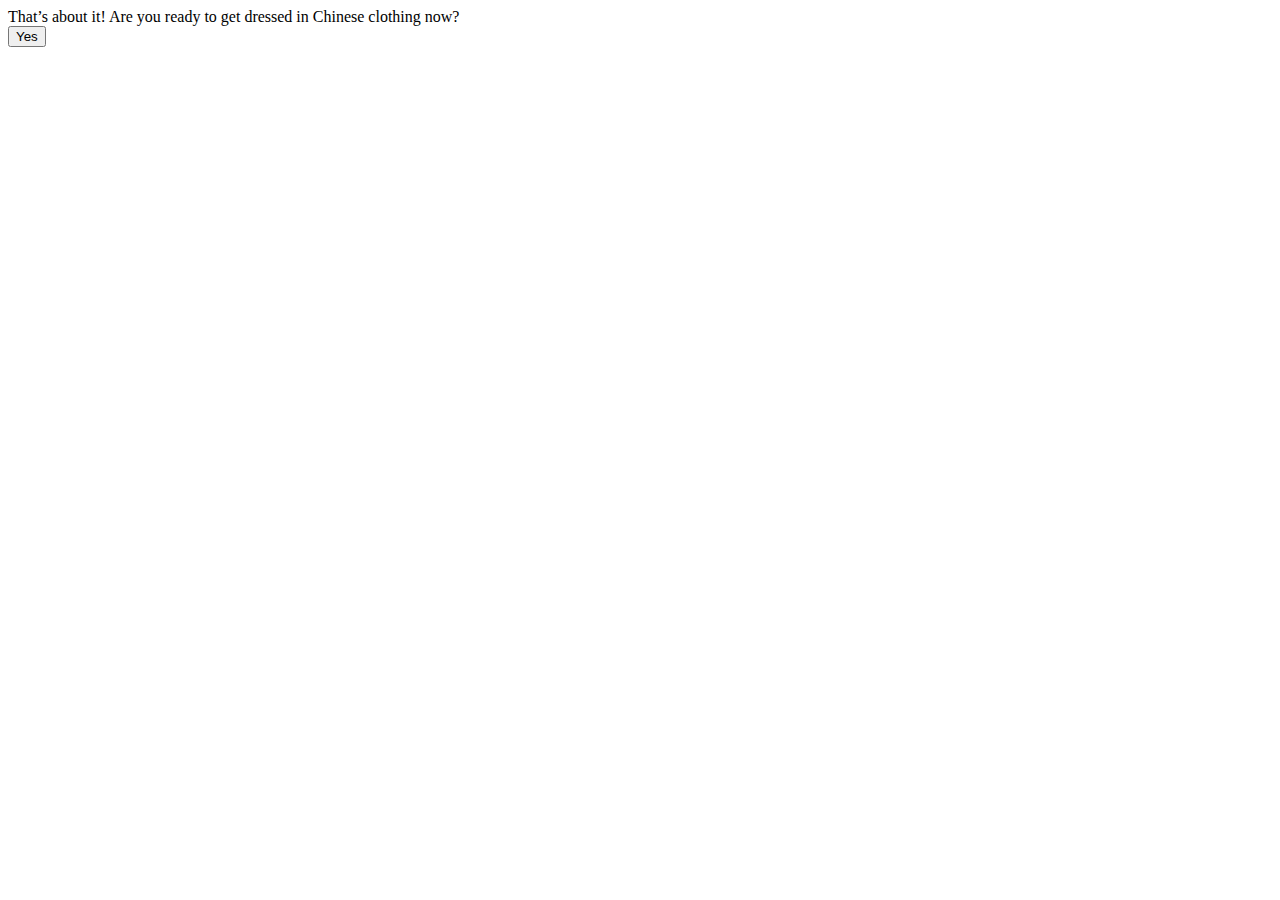
<file: index.html>
<!DOCTYPE html>
<html lang="en">
<head>
  <meta charset="UTF-8">
  <title>Welcome to Guangdong</title>
  <link rel="stylesheet" href="index.css">
</head>
<body>
  <div class="wrapper" >
     <div= class="container" > 
      <!-- <div class="overlay-box">   -->

     
    <div class="text-box"> 
      That’s about it! Are you ready to get dressed in Chinese clothing now?

    </div>
    
    <!-- </div> -->
    
    <button class="yes-button">Yes</button>
    </div>

</div>
</body>
</html>
</file>
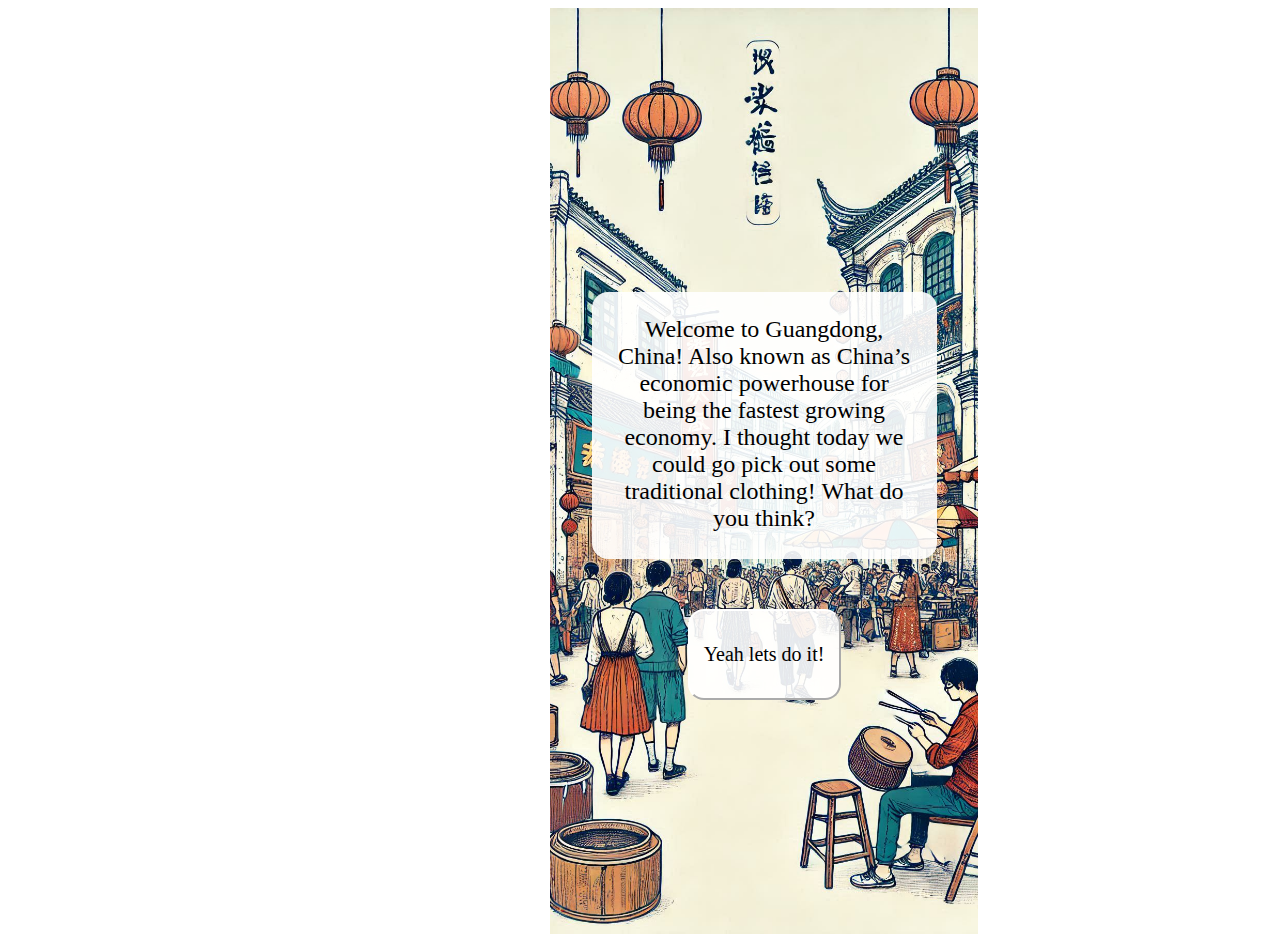
<file: IFPB.html>
<!DOCTYPE html>
<html lang="en">
<head>
  <body>
  <meta charset="UTF-8">
  <title>Welcome to Guangdong</title>
  <link rel="stylesheet" href="IFPB.css">
  </body>
</head>
<div class="background-container">
  
<div class="message">
    <p>
      Welcome to Guangdong, China! Also known as China’s economic powerhouse for being the fastest growing economy.
      I thought today we could go pick out some traditional clothing! What do you think?
    </p>
 </div>
  <button class="button"><a href="http://127.0.0.1:5500/PART2.html"
    >Yeah lets do it!</button>
</div> 
</div>

</html>
</file>
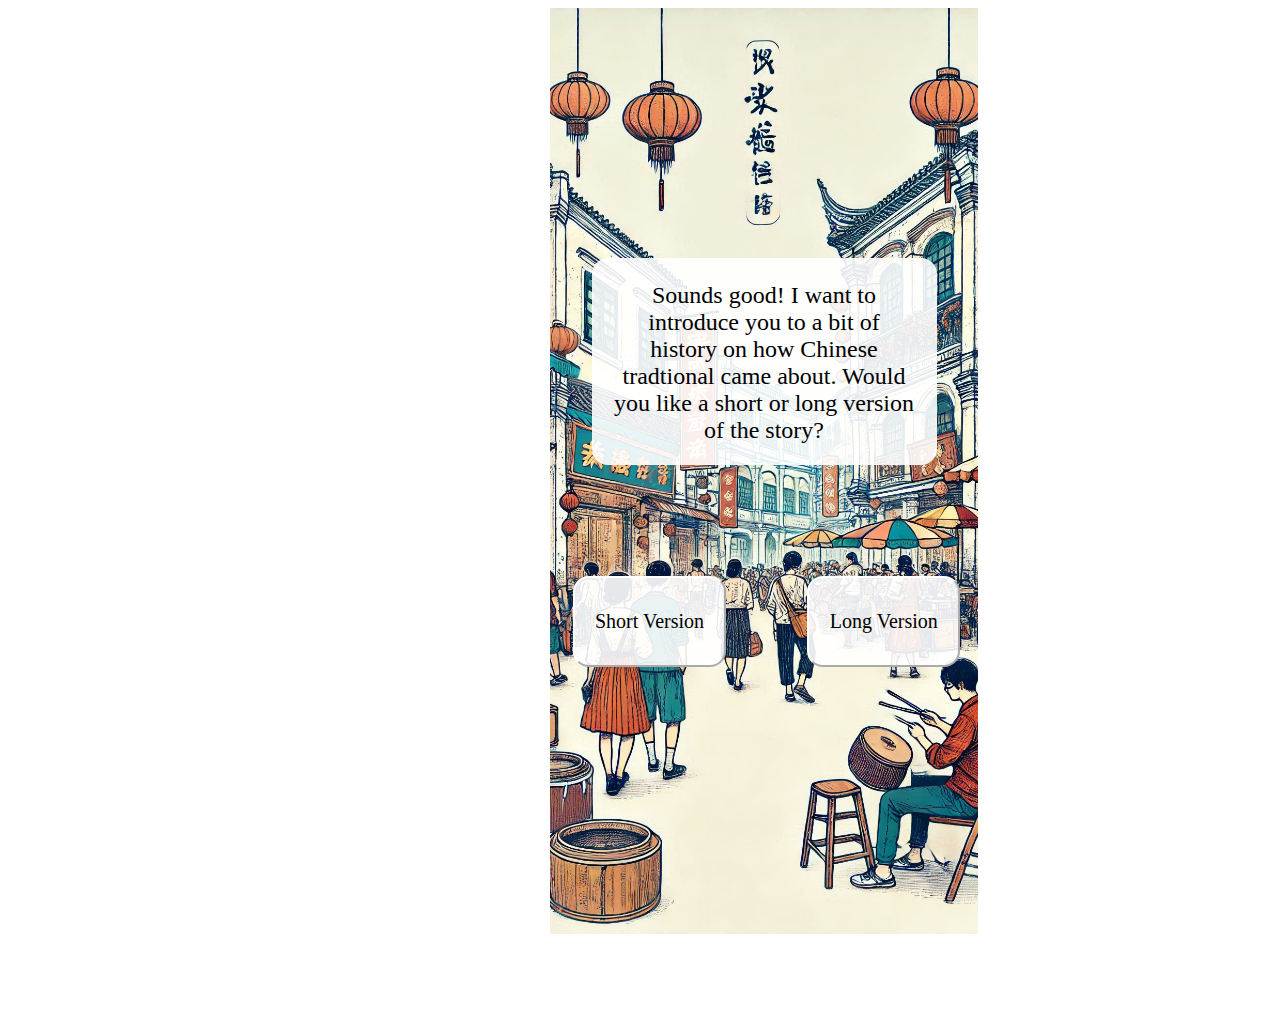
<file: PART2.html>
<!DOCTYPE html>
<html lang="en">
<head>
  <body>
  <meta charset="UTF-8">
  <title>Learning about Guangdong</title>
  <link rel="stylesheet" href="PART2.css">
  </body>
</head>
<div class="background-container">  
<div class="message">
    <p>
        Sounds good! I want to introduce you to a bit of history on how Chinese tradtional came about. 
        Would you like a short or long version of the story?
    </p>
 </div>
 <div class="background-container1">
  <button class="button">
    <a href="http://127.0.0.1:5500/PART3.html">Short Version</button>
        <button class="button1">
            <a href="http://127.0.0.1:5500/PART2LONG.html">Long Version</button>
            </div>
    </div> 
</div>

</html>
</file>
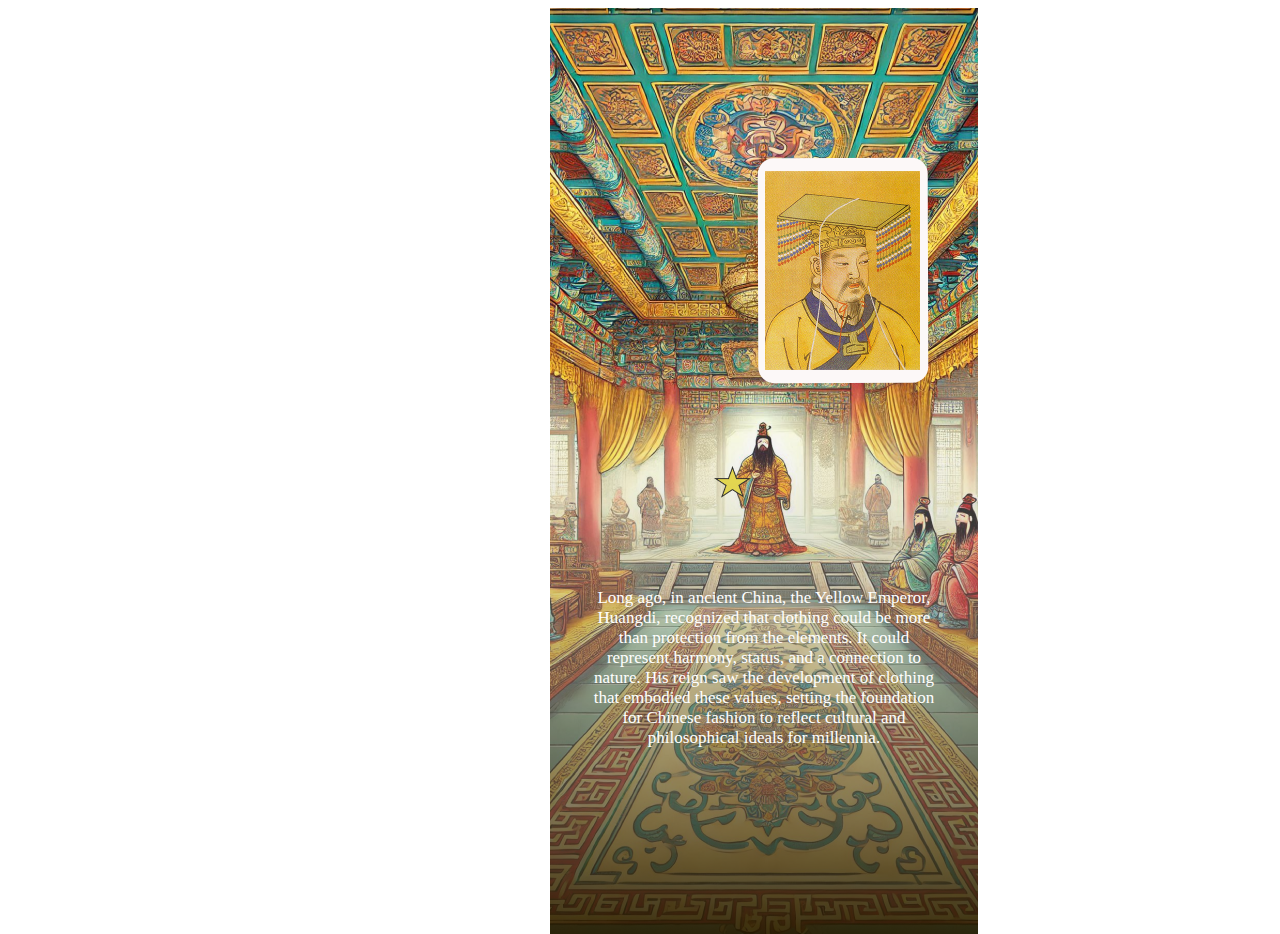
<file: PART2LONG.html>
<!DOCTYPE html>
<html lang="en">
<head>
  <body>
  <meta charset="UTF-8">
  <title>The history</title>
  <link rel="stylesheet" href="PART2LONG.css">
  </body>
</head>
<div class="background-container">  
<div class="message">
    <p>
        Long ago, in ancient China, the Yellow Emperor, Huangdi, 
        recognized that clothing could be more than protection from the elements. It could represent harmony, status, and a connection to nature. His reign saw the development of clothing that embodied these values, 
        setting the foundation for Chinese fashion to reflect cultural and philosophical ideals for millennia.
    </p>
 </div>
 <div class="yellowbox">
</div>
 <div class="yellow">
 <img style="width: 100%; height: 100%" src="yellow.png" />
 </div>
 <div class="background-container1">

            </div>
    </div> 
</div>

</html>
</file>
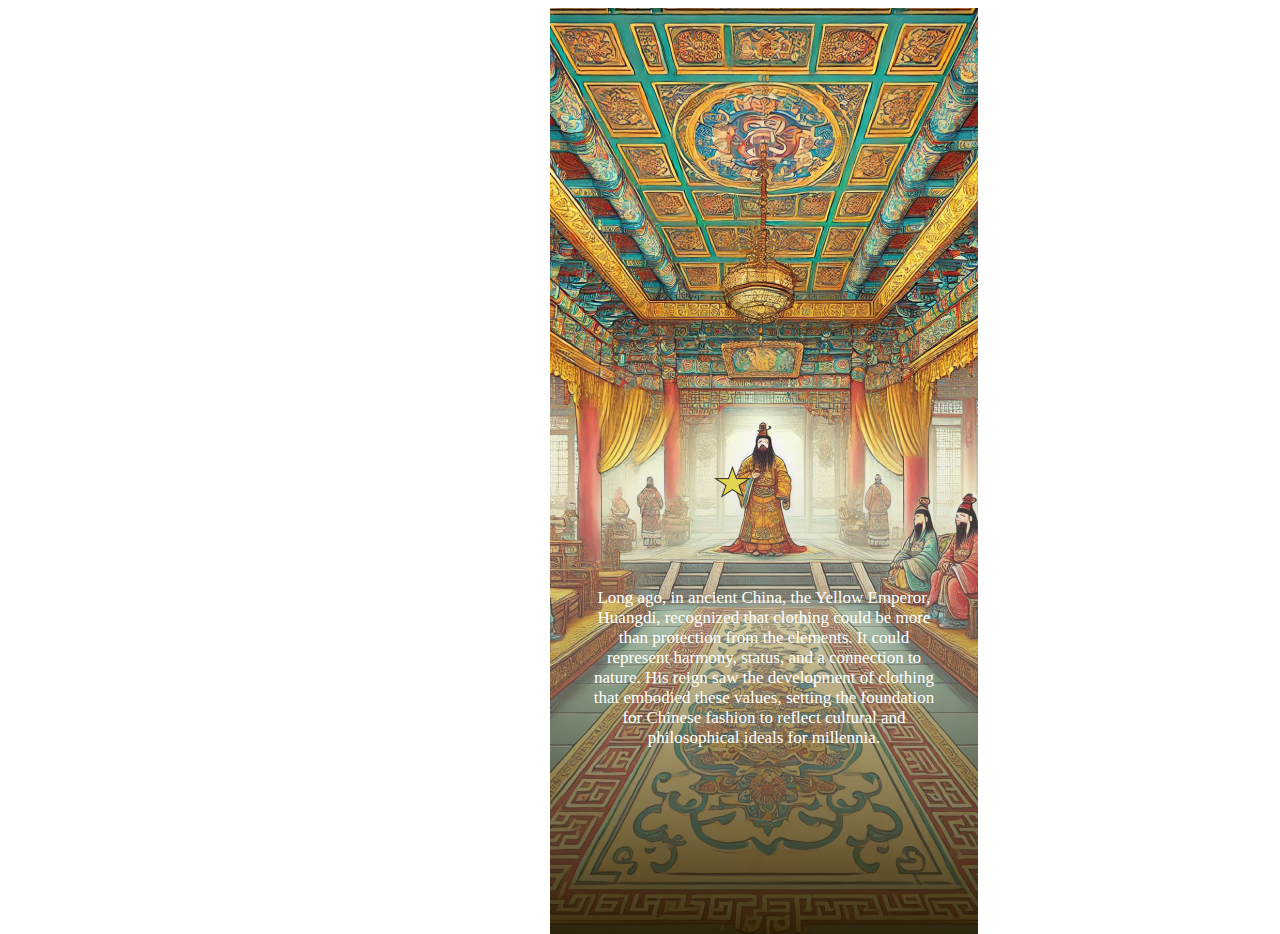
<file: PART3.html>
<!DOCTYPE html>
<html lang="en">
<head>
  <body>
  <meta charset="UTF-8">
  <title>The history</title>
  <link rel="stylesheet" href="PART3.css">
  </body>
</head>
<div class="background-container">  
<div class="message">
    <p>
        Long ago, in ancient China, the Yellow Emperor, Huangdi, 
        recognized that clothing could be more than protection from the elements. It could represent harmony, status, and a connection to nature. His reign saw the development of clothing that embodied these values, 
        setting the foundation for Chinese fashion to reflect cultural and philosophical ideals for millennia.
    </p>
 </div>
 <div class="background-container1">

            </div>
    </div> 
</div>

</html>
</file>
<file: index.css>
.box{
    width: 153px;
    height: 91px;
    flex-shrink: 0;
    border-radius: 16px;
    background: rgb(196, 196, 196);  
    position: absolute;
    top: 200px;
    right: 200px;
}
.orange{
    position: relative;
    top: auto;
}
.background-container{
    background-image: url('pop1.png');
    background-size: cover;
    background-position: center;
    display: flex;
    flex-direction: column;
    justify-content: center;
    align-items: center;
    height: 926px;
    width: 428px;
    position: absolute;
    left: 550px;
}
.Grounded{
    position: absolute;
    right: 200px;
    bottom: 200px;
    padding: 0px;
}

.message{
    color: #FFF;
    font-family: Inter;
    font-size: 14px;
    font-style: normal;
    font-weight: 400;
    line-height: 21px; /* 123.529% */
    width: 356px;
    height: 263px;
    flex-shrink: 0;
    position: absolute;
    bottom: 100px;
}
.button{
    border-radius: 16px;
    background: rgba(255, 255, 255, 0.90);
    width: 153px;
    height: 91px;
    flex-shrink: 0;
    color: #000;
    text-align: center;
    font-family: Inter;
    font-size: 20px;
    font-style: normal;
    font-weight: 400;
    line-height: normal;
    position: relative;
    bottom: -50px;
    left: 400px;
    border-color: white;
}
p{
    color: #ffffff;
    text-align: center;
    font-family: Inter;
    font-size: 17px;
    font-style: normal;
    font-weight: 400;
    line-height: normal;
}
a{
    text-decoration: none;
    color: #000;
}
</file>
<file: IFPB.css>
.box{
    width: 153px;
    height: 91px;
    flex-shrink: 0;
    border-radius: 16px;
    background: rgb(196, 196, 196);  
    position: absolute;
    top: 200px;
    right: 200px;
}
.orange{
    position: relative;
    top: auto;
}
.background-container{
    background-image: url('Groundhog.jpg');
    background-size: cover;
    background-position: center;
    display: flex;
    flex-direction: column;
    justify-content: center;
    align-items: center;
    height: 926px;
    width: 428px;
    position: absolute;
    left: 550px;
}
.Grounded{
    position: absolute;
    right: 200px;
    bottom: 200px;
    padding: 0px;
}

.message{
    border-radius: 16px;
    background: rgba(255, 255, 255, 0.90);
    width: 303px;
    height: 267px;
    text-align: center;
    padding-left: 21px;
    padding-right: 21px;
}
.button{
    border-radius: 16px;
    background: rgba(255, 255, 255, 0.90);
    width: 153px;
    height: 91px;
    flex-shrink: 0;
    color: #000;
    text-align: center;
    font-family: Inter;
    font-size: 20px;
    font-style: normal;
    font-weight: 400;
    line-height: normal;
    position: relative;
    bottom: -50px;
    border-color: white;
}
p{
    color: #000000;
    text-align: center;
    font-family: Inter;
    font-size: 24px;
    font-style: normal;
    font-weight: 400;
    line-height: normal;
}
a{
    text-decoration: none;
    color: #000;
}
</file>
<file: PART2.css>
.box{
    width: 345px;
    height: 234px;
    flex-shrink: 0;
}
.orange{
    position: relative;
    top: auto;
}
.background-container{
    background-image: url('Groundhog.jpg');
    background-size: cover;
    display: flex;
    background-position: center;
    flex-direction: column;
    justify-content: center;
    align-items: center;
    height: 926px;
    width: 428px;
    position: absolute;
    left: 550px;
}
.background-container1{
    position: absolute;
    display: flex;
    background-position: center;
    flex-direction: row;
    justify-content: space-between;
    align-items: center;
    height: 926px;
    width: 428px;
    position: absolute;
    left: 23px;
    bottom: -100px;
}
.Grounded{
    position: absolute;
    right: 200px;
    bottom: 200px;
    padding: 0px;
}

.message{
    border-radius: 16px;
    background: rgba(255, 255, 255, 0.90);
    width: 303px;
    height: 267px;
    text-align: center;
    padding-left: 21px;
    padding-right: 21px;
    width: 303px;
    height: 207px;
    flex-shrink: 0;
    top: 250px;
    position: absolute;
}
.button{
    border-radius: 16px;
    background: rgba(255, 255, 255, 0.90);
    width: 153px;
    height: 91px;
    flex-shrink: 0;
    color: #000;
    text-align: center;
    font-family: Inter;
    font-size: 20px;
    font-style: normal;
    font-weight: 400;
    line-height: normal;
    position: relative;
    bottom: -50px;
    border-color: white;
}
.button1{
    border-radius: 16px;
    background: rgba(255, 255, 255, 0.90);
    width: 153px;
    height: 91px;
    flex-shrink: 0;
    color: #000;
    text-align: center;
    font-family: Inter;
    font-size: 20px;
    font-style: normal;
    font-weight: 400;
    line-height: normal;
    position: relative;
    bottom: -50px;
    border-color: white;
}
p{
    color: #000000;
    text-align: center;
    font-family: Inter;
    font-size: 24px;
    font-style: normal;
    font-weight: 400;
    line-height: normal;
}
a{
    text-decoration: none;
    color: black;
}
</file>
<file: PART2LONG.css>
.box{
    width: 153px;
    height: 91px;
    flex-shrink: 0;
    border-radius: 16px;
    background: rgb(196, 196, 196);  
    position: absolute;
    top: 200px;
    right: 200px;
}
.orange{
    position: relative;
    top: auto;
}
.background-container{
    background-image: url('Long.png');
    background-size: cover;
    background-position: center;
    display: flex;
    flex-direction: column;
    justify-content: center;
    align-items: center;
    height: 926px;
    width: 428px;
    position: absolute;
    left: 550px;
}
.Grounded{
    position: absolute;
    right: 200px;
    bottom: 200px;
    padding: 0px;
}

.message{
    color: #FFF;
    font-family: Inter;
    font-size: 14px;
    font-style: normal;
    font-weight: 400;
    line-height: 21px; /* 123.529% */
    width: 356px;
    height: 263px;
    flex-shrink: 0;
    position: absolute;
    bottom: 100px;
}
.button{
    border-radius: 16px;
    background: rgba(255, 255, 255, 0.90);
    width: 153px;
    height: 91px;
    flex-shrink: 0;
    color: #000;
    text-align: center;
    font-family: Inter;
    font-size: 20px;
    font-style: normal;
    font-weight: 400;
    line-height: normal;
    position: relative;
    bottom: -50px;
    left: 400px;
    border-color: white;
}
p{
    color: #ffffff;
    text-align: center;
    font-family: Inter;
    font-size: 17px;
    font-style: normal;
    font-weight: 400;
    line-height: normal;
}
a{
    text-decoration: none;
    color: #000;
}
.yellowbox{
    width: 170px;
    height: 225px;
    transform: rotate(-0.16deg);
    flex-shrink: 0;
    display: flex;
    border-radius: 16px;
    background: rgb(252, 248, 248) 50% / cover no-repeat;
    position: absolute;
    top: 150px;
    right: 50px;
    }
.yellow{
    width: 155px;
    height: 199px;
    flex-shrink: 0;
    position: absolute;
    top: 163px;
    right: 58px;
}
</file>
<file: PART3.css>
.box{
    width: 153px;
    height: 91px;
    flex-shrink: 0;
    border-radius: 16px;
    background: rgb(196, 196, 196);  
    position: absolute;
    top: 200px;
    right: 200px;
}
.orange{
    position: relative;
    top: auto;
}
.background-container{
    background-image: url('Long.png');
    background-size: cover;
    background-position: center;
    display: flex;
    flex-direction: column;
    justify-content: center;
    align-items: center;
    height: 926px;
    width: 428px;
    position: absolute;
    left: 550px;
}
.Grounded{
    position: absolute;
    right: 200px;
    bottom: 200px;
    padding: 0px;
}

.message{
    color: #FFF;
    font-family: Inter;
    font-size: 14px;
    font-style: normal;
    font-weight: 400;
    line-height: 21px; /* 123.529% */
    width: 356px;
    height: 263px;
    flex-shrink: 0;
    position: absolute;
    bottom: 100px;
}
.button{
    border-radius: 16px;
    background: rgba(255, 255, 255, 0.90);
    width: 153px;
    height: 91px;
    flex-shrink: 0;
    color: #000;
    text-align: center;
    font-family: Inter;
    font-size: 20px;
    font-style: normal;
    font-weight: 400;
    line-height: normal;
    position: relative;
    bottom: -50px;
    left: 400px;
    border-color: white;
}
p{
    color: #ffffff;
    text-align: center;
    font-family: Inter;
    font-size: 17px;
    font-style: normal;
    font-weight: 400;
    line-height: normal;
}
a{
    text-decoration: none;
    color: #000;
}
</file>
